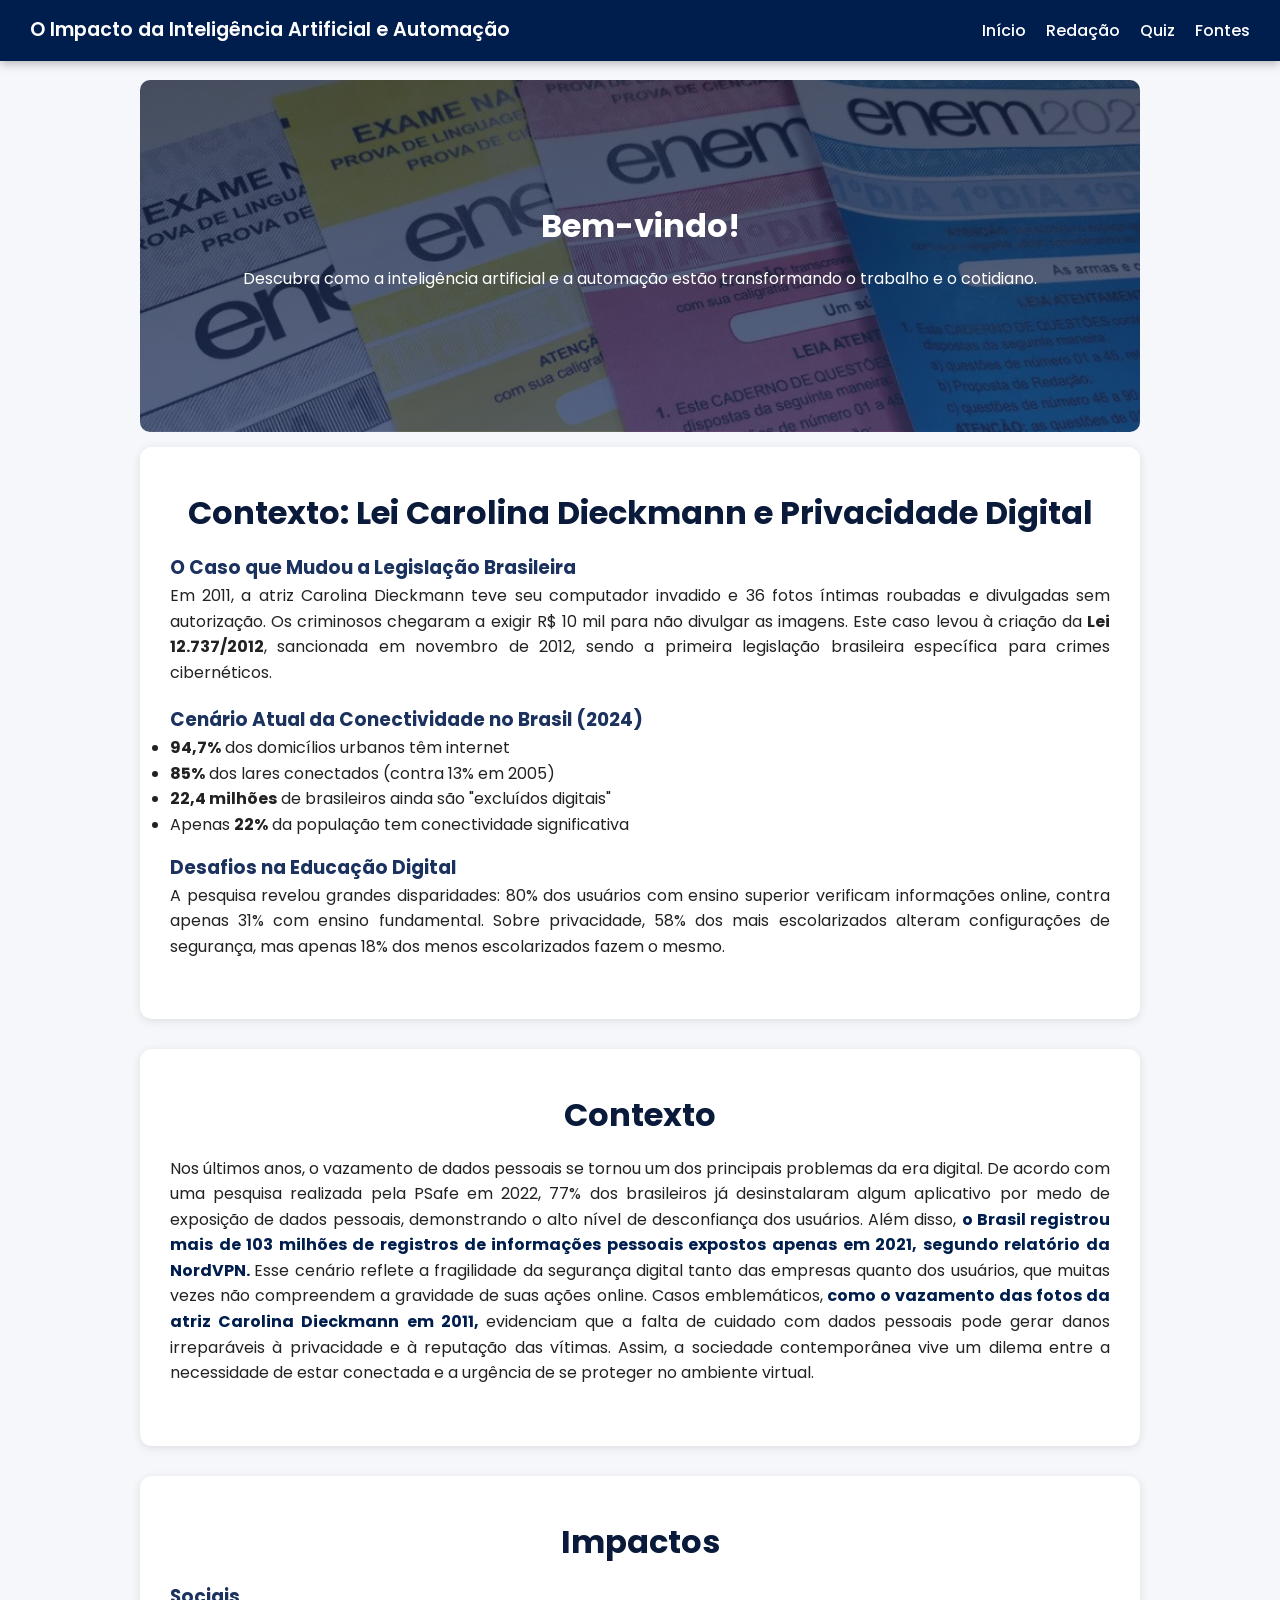
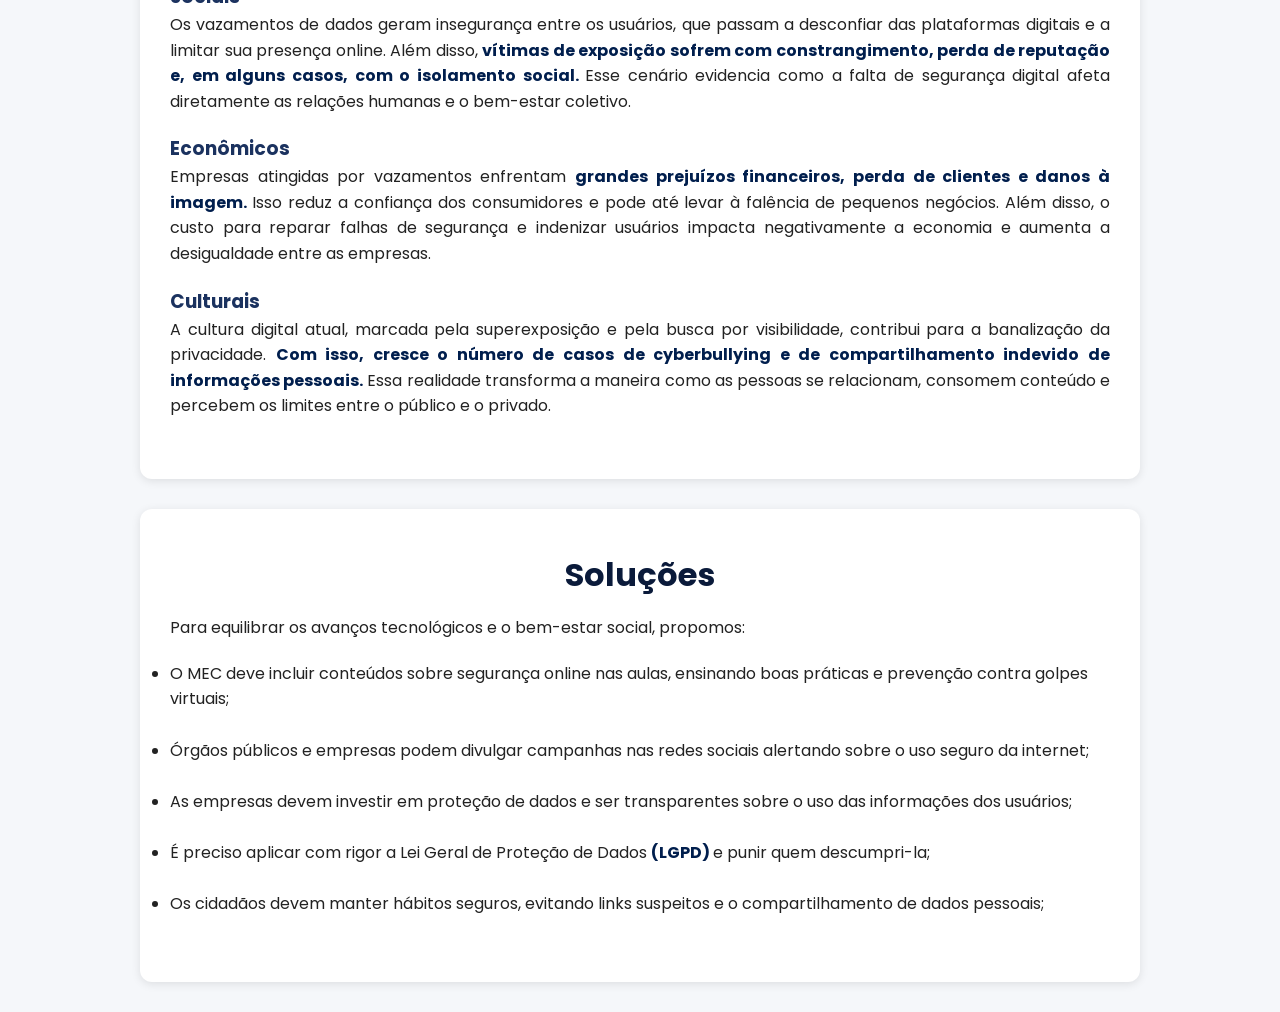
<file: index.html>
<!DOCTYPE html>
<html lang="pt-br">
<head>
    <meta charset="UTF-8">
    <meta name="viewport" content="width=device-width, initial-scale=1.0">
    <title>IA e Automação - Site Educativo</title>
    <link rel="stylesheet" href="css/style.css">
</head>

<body>
    <header>
        <h1>O Impacto da Inteligência Artificial e Automação</h1>
        <nav>
            <ul>
                <li><a href="index.html">Início</a></li>
                <li><a href="#contexto">Redação</a></li>
                <li><a href="quiz.html">Quiz</a></li>
                <li><a href="fontes.html">Fontes</a></li>
            </ul>
        </nav>
    </header>

    <section id="inicio">
        <h2 class="bemvindo">Bem-vindo!</h2>
        <p>Descubra como a inteligência artificial e a automação estão transformando o trabalho e o cotidiano.</p>
    </section>


    <section id="contexto">
        <h2>Contexto: Lei Carolina Dieckmann e Privacidade Digital</h2>
        <div class="contexto-resumo">
            <h3>O Caso que Mudou a Legislação Brasileira</h3>
            <p>Em 2011, a atriz Carolina Dieckmann teve seu computador invadido e 36 fotos íntimas roubadas e divulgadas sem autorização. Os criminosos chegaram a exigir R$ 10 mil para não divulgar as imagens. Este caso levou à criação da <strong>Lei 12.737/2012</strong>, sancionada em novembro de 2012, sendo a primeira legislação brasileira específica para crimes cibernéticos.</p>
            
            <h3>Cenário Atual da Conectividade no Brasil (2024)</h3>
            <ul>
                <li><strong>94,7%</strong> dos domicílios urbanos têm internet</li>
                <li><strong>85%</strong> dos lares conectados (contra 13% em 2005)</li>
                <li><strong>22,4 milhões</strong> de brasileiros ainda são "excluídos digitais"</li>
                <li>Apenas <strong>22%</strong> da população tem conectividade significativa</li>
            </ul>

            <h3>Desafios na Educação Digital</h3>
            <p>A pesquisa revelou grandes disparidades: 80% dos usuários com ensino superior verificam informações online, contra apenas 31% com ensino fundamental. Sobre privacidade, 58% dos mais escolarizados alteram configurações de segurança, mas apenas 18% dos menos escolarizados fazem o mesmo.</p>
        </div>
    </section>

    <section id="contexto">
        <h2>Contexto</h2>
        <p>Nos últimos anos, o vazamento de dados pessoais se tornou um dos principais problemas da era digital. De acordo com uma pesquisa realizada pela PSafe em 2022,
             77% dos brasileiros já desinstalaram algum aplicativo por medo de exposição de dados pessoais, demonstrando o alto nível de desconfiança dos usuários. Além disso,
            <B> o Brasil registrou mais de 103 milhões de registros de informações pessoais expostos apenas em 2021, segundo relatório da NordVPN. </B>
    Esse cenário reflete a fragilidade da segurança digital tanto das empresas quanto dos usuários, que muitas vezes não compreendem a gravidade de suas ações online. Casos emblemáticos,<B> como o vazamento das fotos da atriz Carolina Dieckmann em 2011, </B>
    evidenciam que a falta de cuidado com dados pessoais pode gerar danos irreparáveis à privacidade e à reputação das vítimas. Assim, a sociedade contemporânea vive um dilema entre a necessidade de estar conectada e a urgência de se proteger no ambiente virtual.</p>

    </section>

    <section id="impactos">
        <h2>Impactos</h2>
        <h3>Sociais</h3>
        <p>Os vazamentos de dados geram insegurança entre os usuários, que passam a desconfiar das plataformas digitais e a limitar sua presença online. Além disso, <B> vítimas de exposição sofrem com constrangimento, perda de reputação e, em alguns casos, com o isolamento social. </B> Esse cenário evidencia como a falta de segurança digital afeta diretamente as relações humanas e o bem-estar coletivo.</p>
        <h3>Econômicos</h3>
        <p>Empresas atingidas por vazamentos enfrentam <B>grandes prejuízos financeiros, perda de clientes e danos à imagem. </B> Isso reduz a confiança dos consumidores e pode até levar à falência de pequenos negócios. Além disso, o custo para reparar falhas de segurança e indenizar usuários impacta negativamente a economia e aumenta a desigualdade entre as empresas.</p>
        <h3>Culturais</h3>
        <p>A cultura digital atual, marcada pela superexposição e pela busca por visibilidade, contribui para a banalização da privacidade. <b> Com isso, cresce o número de casos de cyberbullying e de compartilhamento indevido de informações pessoais.</b> Essa realidade transforma a maneira como as pessoas se relacionam, consomem conteúdo e percebem os limites entre o público e o privado.</p>
    </section>

       <section id="solucoes">
        <h2>Soluções</h2>
        <p>Para equilibrar os avanços tecnológicos e o bem-estar social, propomos:</p>
        <ul>
            <li>O MEC deve incluir conteúdos sobre segurança online nas aulas, ensinando boas práticas e prevenção contra golpes virtuais;</li><br>
            <li>Órgãos públicos e empresas podem divulgar campanhas nas redes sociais alertando sobre o uso seguro da internet;</li><br>
            <li>As empresas devem investir em proteção de dados e ser transparentes sobre o uso das informações dos usuários;</li> <br>
            <li>É preciso aplicar com rigor a Lei Geral de Proteção de Dados <b> (LGPD) </b> e punir quem descumpri-la;</li><br>
            <li>Os cidadãos devem manter hábitos seguros, evitando links suspeitos e o compartilhamento de dados pessoais;</li><br>
        </ul>
    </section>

</body>
</html>
</file>
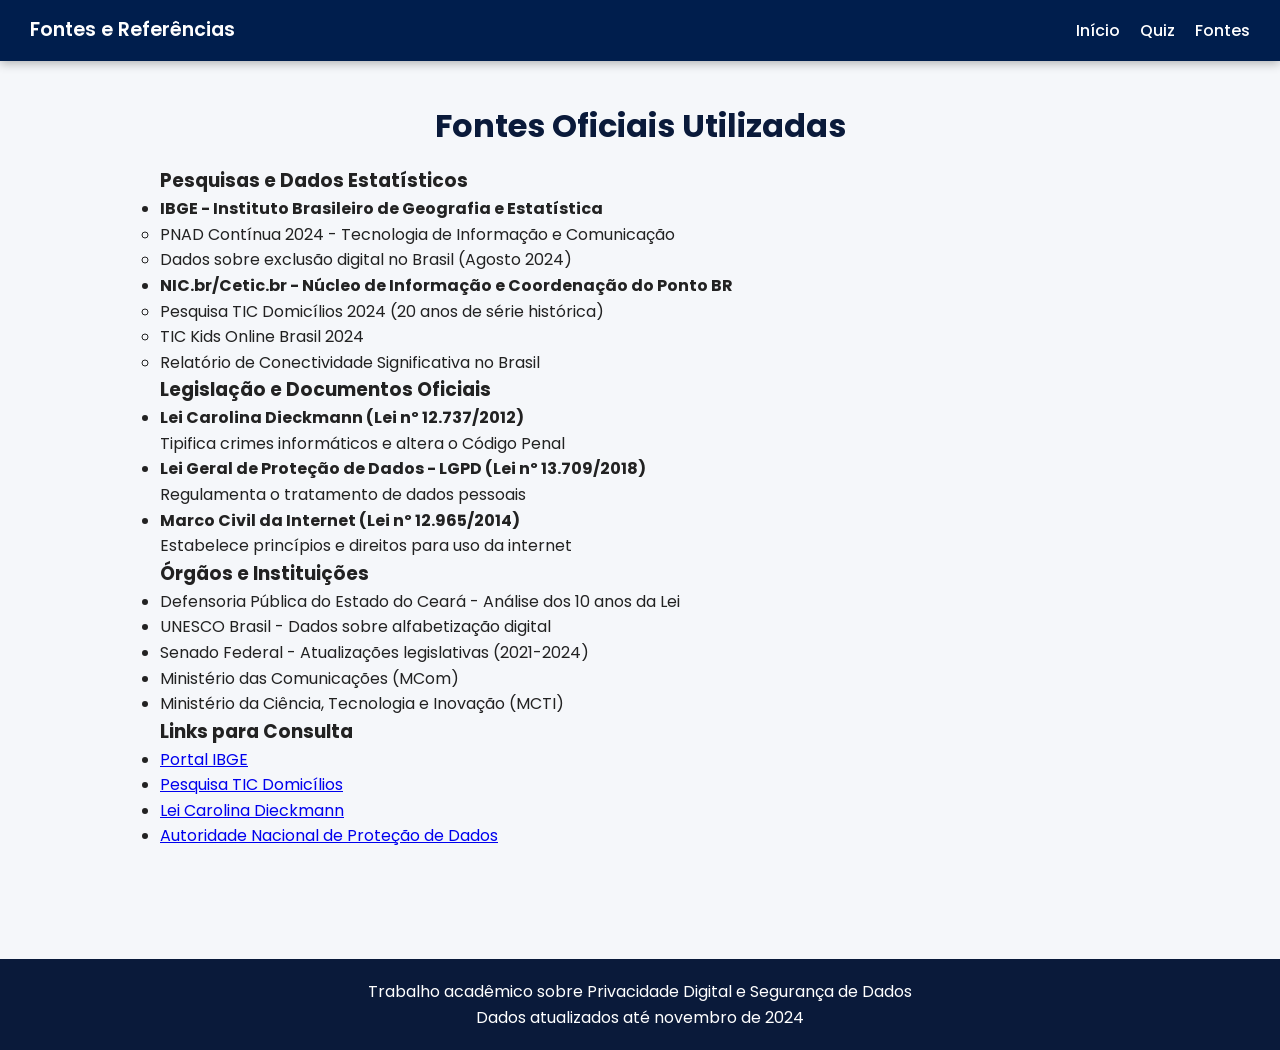
<file: fontes.html>
<!DOCTYPE html>
<html lang="pt-br">
<head>
    <meta charset="UTF-8">
    <meta name="viewport" content="width=device-width, initial-scale=1.0">
    <title>Fontes - Privacidade Digital</title>
    <link rel="stylesheet" href="css/style.css">
</head>

<body>
    <header>
        <h1>Fontes e Referências</h1>
        <nav>
            <ul>
                <li><a href="index.html">Início</a></li>
                <li><a href="quiz.html">Quiz</a></li>
                <li><a href="fontes.html">Fontes</a></li>
            </ul>
        </nav>
    </header>

    <section id="referencias">
        <h2>Fontes Oficiais Utilizadas</h2>
        
        <h3>Pesquisas e Dados Estatísticos</h3>
        <ul class="fonte-lista">
            <li><strong>IBGE - Instituto Brasileiro de Geografia e Estatística</strong>
                <ul>
                    <li>PNAD Contínua 2024 - Tecnologia de Informação e Comunicação</li>
                    <li>Dados sobre exclusão digital no Brasil (Agosto 2024)</li>
                </ul>
            </li>
            <li><strong>NIC.br/Cetic.br - Núcleo de Informação e Coordenação do Ponto BR</strong>
                <ul>
                    <li>Pesquisa TIC Domicílios 2024 (20 anos de série histórica)</li>
                    <li>TIC Kids Online Brasil 2024</li>
                    <li>Relatório de Conectividade Significativa no Brasil</li>
                </ul>
            </li>
        </ul>

        <h3>Legislação e Documentos Oficiais</h3>
        <ul class="fonte-lista">
            <li><strong>Lei Carolina Dieckmann (Lei nº 12.737/2012)</strong>
                <br>Tipifica crimes informáticos e altera o Código Penal</li>
            <li><strong>Lei Geral de Proteção de Dados - LGPD (Lei nº 13.709/2018)</strong>
                <br>Regulamenta o tratamento de dados pessoais</li>
            <li><strong>Marco Civil da Internet (Lei nº 12.965/2014)</strong>
                <br>Estabelece princípios e direitos para uso da internet</li>
        </ul>

        <h3>Órgãos e Instituições</h3>
        <ul class="fonte-lista">
            <li>Defensoria Pública do Estado do Ceará - Análise dos 10 anos da Lei</li>
            <li>UNESCO Brasil - Dados sobre alfabetização digital</li>
            <li>Senado Federal - Atualizações legislativas (2021-2024)</li>
            <li>Ministério das Comunicações (MCom)</li>
            <li>Ministério da Ciência, Tecnologia e Inovação (MCTI)</li>
        </ul>

        <h3>Links para Consulta</h3>
        <ul class="fonte-lista">
            <li><a href="https://www.ibge.gov.br" target="_blank">Portal IBGE</a></li>
            <li><a href="https://cetic.br/pesquisa/domicilios/" target="_blank">Pesquisa TIC Domicílios</a></li>
            <li><a href="https://www.planalto.gov.br/ccivil_03/_ato2011-2014/2012/lei/l12737.htm" target="_blank">Lei Carolina Dieckmann</a></li>
            <li><a href="https://www.gov.br/anpd/pt-br" target="_blank">Autoridade Nacional de Proteção de Dados</a></li>
        </ul>
    </section>

    <footer>
        <p>Trabalho acadêmico sobre Privacidade Digital e Segurança de Dados</p>
        <p>Dados atualizados até novembro de 2024</p>
    </footer>
</body>
</html>
</file>
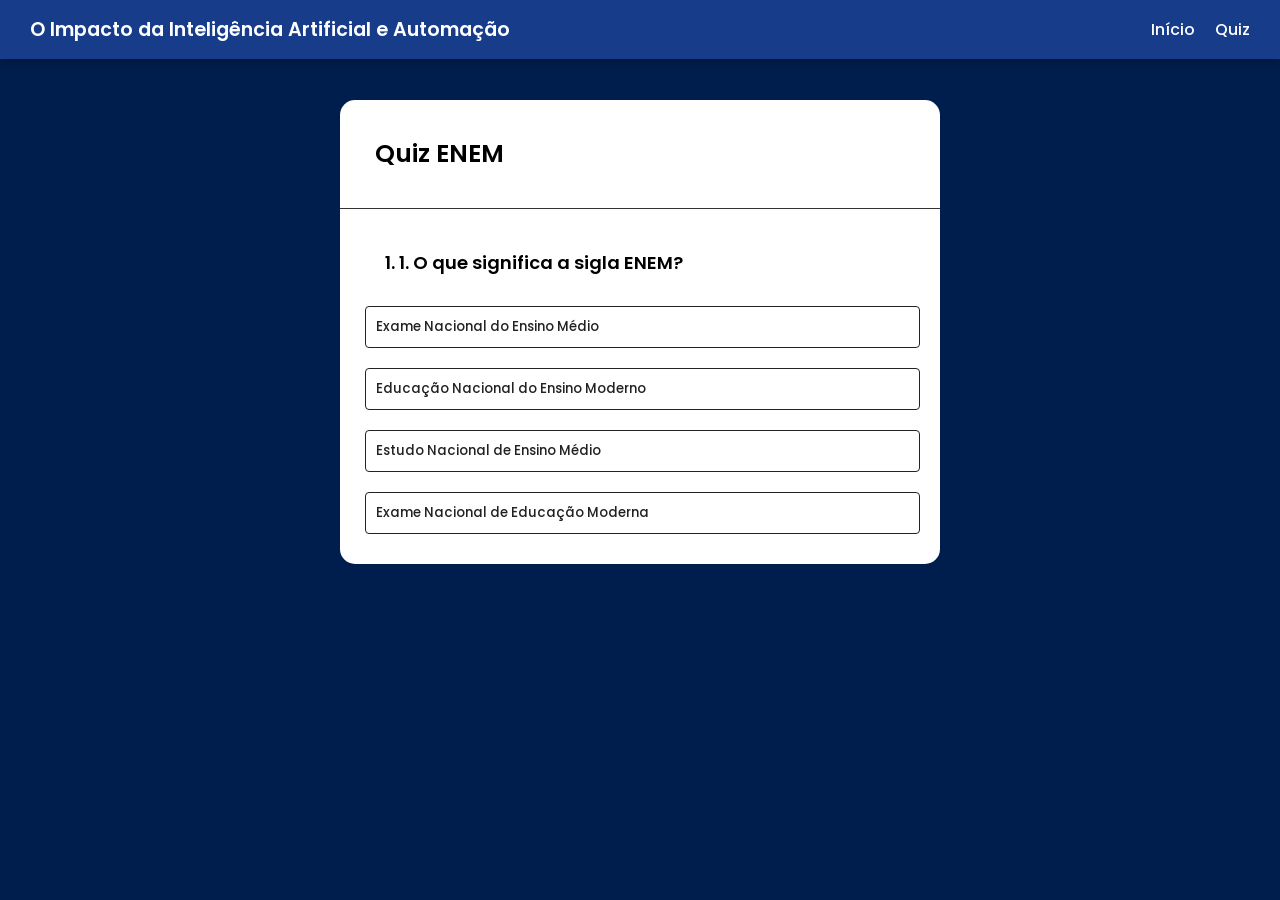
<file: quiz.html>
<!DOCTYPE html>
<html lang="pt-br">
<head>
  <meta charset="UTF-8">
  <meta name="viewport" content="width=device-width, initial-scale=1.0">
  <link rel="stylesheet" href="css\styleQuiz.css">
  <title>Quiz ENEM</title>
</head>
<body>
  <header>
        <h1>O Impacto da Inteligência Artificial e Automação</h1>
        <nav>
            <ul>
                <li><a href="index.html">Início</a></li>
                <li><a href="quiz.html">Quiz</a></li>
            </ul>
        </nav>
    </header>

  <div class="app">
    <h1>Quiz ENEM</h1>

    <div class="quiz">
      <h2 id="question">As questões vêm aqui</h2>
      <div id="answer-buttons">
    <button class="btn">Answer 1</button>
    <button class="btn">Answer 2</button>
    <button class="btn">Answer 3</button>
    <button class="btn">Answer 4</button>
      </div>
      <button id="next-btn" class="next-btn">Próxima</button>
    </div>
  </div>
  
  <script src="script.js"></script> 

</body>
</html>
</file>
<file: css/style.css>
@import url('https://fonts.googleapis.com/css2?family=Poppins:wght@300;400;600&display=swap');

* {
    margin: 0;
    padding: 0;
    box-sizing: border-box;
    scroll-behavior: smooth;
}

body {
    font-family: 'Poppins', sans-serif;
    background-color: #f5f7fa;
    color: #222;
    line-height: 1.6;
}

header {
    position: fixed;
    top: 0;
    width: 100%;
    background-color: #001e4d;
    color: #fff;
    display: flex;
    justify-content: space-between;
    align-items: center;
    padding: 15px 30px;
    box-shadow: 0 2px 10px rgba(0, 0, 0, 0.3);
    z-index: 1000;
}

header h1 {
    font-size: 1.2rem;
    font-weight: 600;
}

nav ul {
    display: flex;
    list-style: none;
    gap: 20px;
}

nav a {
    color: #fff;
    text-decoration: none;
    font-weight: 500;
    transition: color 0.3s;
}

nav a:hover {
    color: #4fd1c5;
}

section {
    padding: 100px 20px 60px;
    max-width: 1000px;
    margin: 0 auto;
}

section h2 {
    font-size: 2rem;
    margin-bottom: 15px;
    color: #0a1a3a;
    text-align: center;
}

section p {

    margin-bottom: 20px;
    text-align: justify;
}

#inicio p{
    text-align: center;
}

#inicio {
  text-align: center;
  background-image: 
    linear-gradient(rgba(10, 26, 58, 0.7), rgba(27, 50, 95, 0.7)), 
    url('../imagens/enem-prova.jpg');
  background-size: cover;
  background-position: center;
  background-repeat: no-repeat;
  color: #fff;
  border-radius: 10px;
  padding: 120px 20px;
  margin-top: 80px;
  margin-bottom: 15px;
}

#inicio img {
    width: 200px;
    margin-top: 20px;
    filter: drop-shadow(0 0 10px rgba(0, 0, 0, 0.4));
}

#contexto, #impactos, #solucoes {
    background-color: #fff;
    border-radius: 12px;
    padding: 40px 30px;
    margin-bottom: 30px;
    box-shadow: 0 2px 10px rgba(0, 0, 0, 0.1);
}

#contexto h3, #impactos h3, #solucoes h3 {
    margin-top: 15px;
    color: #1b325f;
}

footer {
    text-align: center;
    padding: 20px;
    background-color: #0a1a3a;
    color: #fff;
    margin-top: 50px;
}

@media (max-width: 768px) {
    nav ul {
        flex-direction: column;
        background-color: #0a1a3a;
        position: absolute;
        top: 60px;
        right: 0;
        width: 200px;
        padding: 10px;
        display: none;
    }

    nav ul.mostrar {
        display: flex;
    }

    header {
        flex-wrap: wrap;
    }

    #inicio img {
        width: 150px;
    }
}

.bemvindo{
    color: white;
}

b{
    color: #001e4d;

}
</file>
